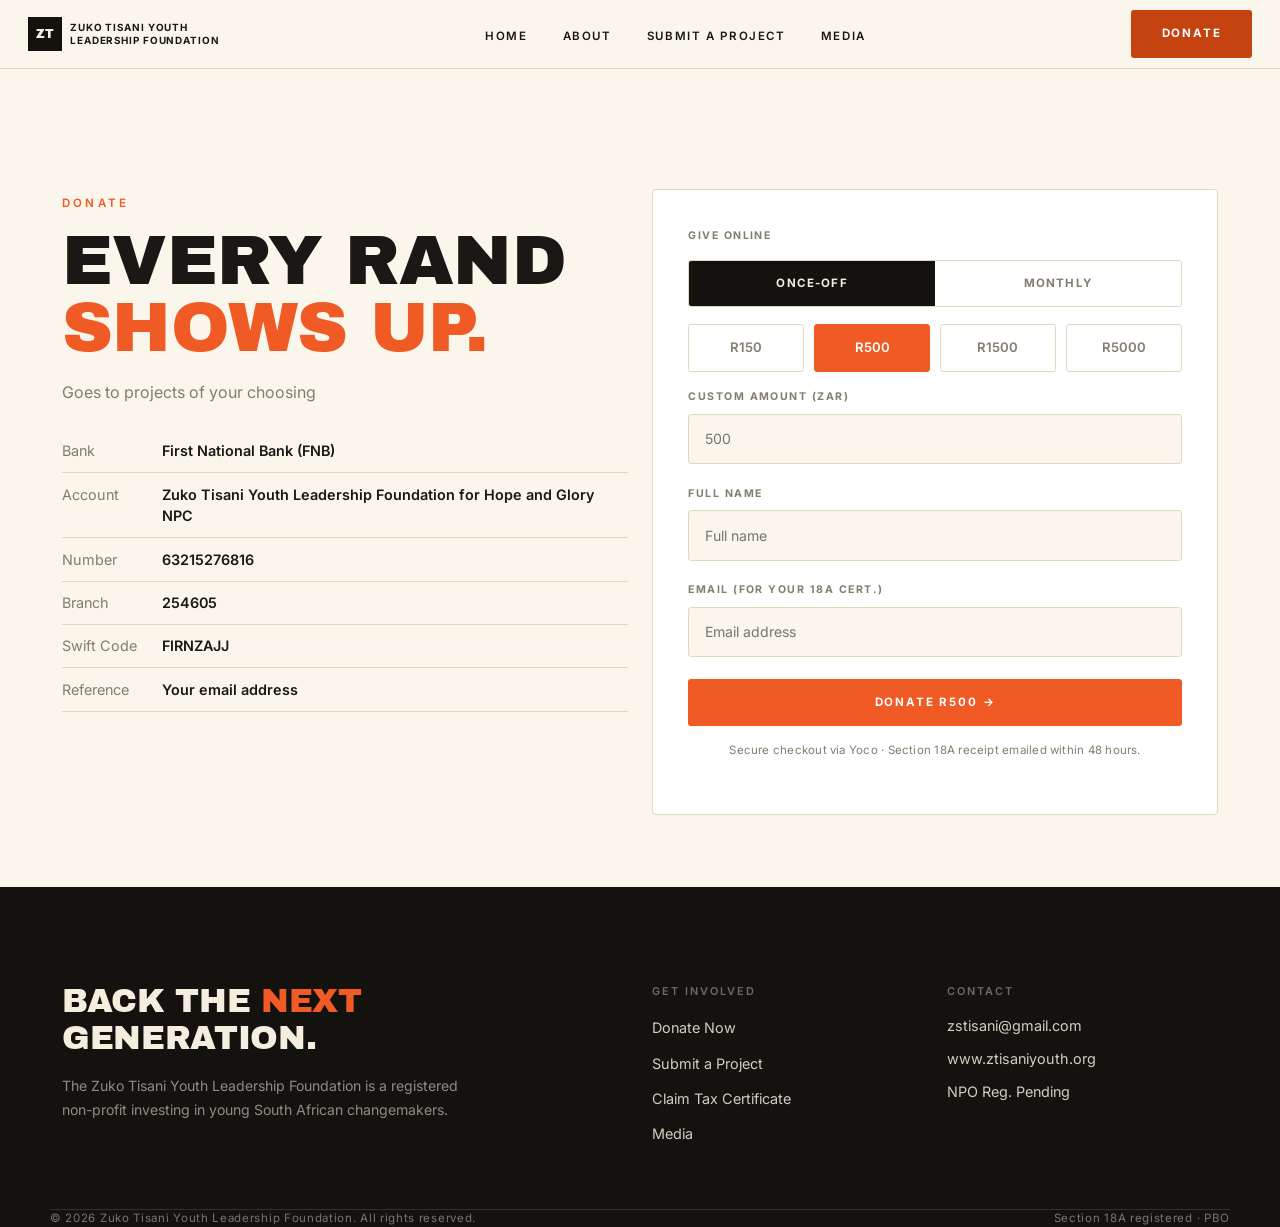
<file: donate.html>
<!DOCTYPE html>
<html lang="en">
<head>
<meta charset="UTF-8">
<meta name="viewport" content="width=device-width, initial-scale=1.0">
<title>Donate — Zuko Tisani Youth Leadership Foundation</title>
<meta name="description" content="Every rand shows up. Donate once-off or monthly to the Zuko Tisani Youth Leadership Foundation and receive a Section 18A tax certificate for your gift.">
<meta name="keywords" content="donate South Africa, youth foundation donation, Section 18A donation, monthly giving, Zuko Tisani donate, PBO tax deductible">
<link rel="preconnect" href="https://fonts.googleapis.com">
<link rel="preconnect" href="https://fonts.gstatic.com" crossorigin>
<link href="https://fonts.googleapis.com/css2?family=Archivo+Black&family=Inter:wght@400;500;600;700&display=swap" rel="stylesheet">
<link href="https://cdn.jsdelivr.net/npm/bootstrap@5.3.3/dist/css/bootstrap.min.css" rel="stylesheet">
<link rel="stylesheet" href="assets/css/style.css">
</head>
<body class="page-body">

<nav class="main-nav">
  <div class="container-fluid nav-inner d-flex align-items-center justify-content-between">
    <a href="index.html" class="brand-link d-flex align-items-center gap-2 text-decoration-none">
      <span class="brand-mark">ZT</span>
      <span class="brand-name">Zuko Tisani Youth<br>Leadership Foundation</span>
    </a>
    <ul class="nav-links d-none d-lg-flex align-items-center list-unstyled mb-0">
      <li><a href="index.html" class="nav-link-item">Home</a></li>
      <li><a href="about.html" class="nav-link-item">About</a></li>
      <li><a href="submit-project.html" class="nav-link-item">Submit a Project</a></li>
      <li><a href="media.html" class="nav-link-item">Media</a></li>
    </ul>
    <div class="d-flex align-items-center gap-3">
      <a href="donate.html" class="btn-solid-orange d-none d-sm-inline-flex is-active">Donate</a>
      <button type="button" id="nav_toggle_btn" class="nav-toggle-btn d-lg-none" aria-label="Open menu">
        <span class="nav-toggle-bar"></span>
        <span class="nav-toggle-bar"></span>
        <span class="nav-toggle-bar"></span>
      </button>
    </div>
  </div>
  <div id="mobile_nav_panel" class="mobile-nav-panel">
    <a href="index.html" class="mobile-nav-link">Home</a>
    <a href="about.html" class="mobile-nav-link">About</a>
    <a href="submit-project.html" class="mobile-nav-link">Submit a Project</a>
    <a href="media.html" class="mobile-nav-link">Media</a>
    <a href="donate.html" class="mobile-nav-link is-active">Donate</a>
  </div>
</nav>

<section class="section-block">
  <div class="section-container row gy-5">
    <div class="col-lg-6">
      <p class="eyebrow-label">Donate</p>
      <h1 class="display-heading donate-hero-title">Every rand <span class="text-accent">shows up.</span></h1>
      <p class="body-copy mt-3 mb-4 donate-hero-sub">Goes to projects of your choosing</p>

      <div class="bank-detail-row">
        <span class="bank-detail-label">Bank</span>
        <span class="bank-detail-value">First National Bank (FNB)</span>
      </div>
      <div class="bank-detail-row">
        <span class="bank-detail-label">Account</span>
        <span class="bank-detail-value">Zuko Tisani Youth Leadership Foundation for Hope and Glory NPC</span>
      </div>
      <div class="bank-detail-row">
        <span class="bank-detail-label">Number</span>
        <span class="bank-detail-value">63215276816</span>
      </div>
      <div class="bank-detail-row">
        <span class="bank-detail-label">Branch</span>
        <span class="bank-detail-value">254605</span>
      </div>
      <div class="bank-detail-row">
        <span class="bank-detail-label">Swift Code</span>
        <span class="bank-detail-value">FIRNZAJJ</span>
      </div>
      <div class="bank-detail-row">
        <span class="bank-detail-label">Reference</span>
        <span class="bank-detail-value">Your email address</span>
      </div>
    </div>

    <div class="col-lg-6">
      <div class="form-panel-card" id="donate_form_panel">
        <p class="form-field-label mb-3">Give Online</p>

        <div class="form-toggle-row">
          <button type="button" id="toggle_once_off" class="form-toggle-btn is-active">Once-Off</button>
          <button type="button" id="toggle_monthly" class="form-toggle-btn">Monthly</button>
        </div>

        <form id="donate_form">
          <div class="amount-grid">
            <button type="button" class="amount-btn" data-amount="150">R150</button>
            <button type="button" class="amount-btn is-selected" data-amount="500">R500</button>
            <button type="button" class="amount-btn" data-amount="1500">R1500</button>
            <button type="button" class="amount-btn" data-amount="5000">R5000</button>
          </div>

          <div class="form-field-group">
            <label for="custom_amount_input" class="form-field-label">Custom Amount (ZAR)</label>
            <input type="text" id="custom_amount_input" class="form-input-control" placeholder="500">
          </div>

          <div class="form-field-group">
            <label for="donor_name_input" class="form-field-label">Full Name</label>
            <input type="text" id="donor_name_input" class="form-input-control" placeholder="Full name">
          </div>

          <div class="form-field-group">
            <label for="donor_email_input" class="form-field-label">Email (for your 18A cert.)</label>
            <input type="email" id="donor_email_input" class="form-input-control" placeholder="Email address">
          </div>

          <div id="donate_status_message" class="form-status-message"></div>

          <button type="submit" id="donate_submit_btn" class="btn-solid-orange btn-block-full">Donate R500 &rarr;</button>
          <p class="form-helper-note">Secure checkout via Yoco &middot; Section 18A receipt emailed within 48 hours.</p>
        </form>
      </div>

      <div id="donate_success_panel" class="form-panel-card form-panel-card-hidden text-center">
        <div class="mandate-icon-badge success-icon-badge mx-auto mb-3"><svg width="28" height="28" viewBox="0 0 24 24" fill="none" stroke="currentColor" stroke-width="2" stroke-linecap="round" stroke-linejoin="round"><polyline points="20 6 9 17 4 12"/></svg></div>
        <h3 class="display-heading success-title">Donation received!</h3>
        <p class="body-copy">Thank you for standing with the young South Africans we fund.</p>
      </div>
    </div>
  </div>
</section>

<footer class="site-footer">
  <div class="section-container footer-top row gy-4">
    <div class="col-lg-5">
      <h2 class="display-heading footer-heading">Back the <span class="text-accent">next</span><br>generation.</h2>
      <p class="footer-text">The Zuko Tisani Youth Leadership Foundation is a registered non-profit investing in young South African changemakers.</p>
    </div>
    <div class="col-lg-3 offset-lg-1">
      <p class="footer-label">Get Involved</p>
      <ul class="footer-links list-unstyled">
        <li><a href="donate.html" class="footer-link">Donate Now</a></li>
        <li><a href="submit-project.html" class="footer-link">Submit a Project</a></li>
        <li><a href="tax-certificate.html" class="footer-link">Claim Tax Certificate</a></li>
        <li><a href="media.html" class="footer-link">Media</a></li>
      </ul>
    </div>
    <div class="col-lg-3">
      <p class="footer-label">Contact</p>
      <ul class="footer-links list-unstyled">
        <li class="footer-link">zstisani@gmail.com</li>
        <li class="footer-link">www.ztisaniyouth.org</li>
        <li class="footer-link">NPO Reg. Pending</li>
      </ul>
    </div>
  </div>
  <div class="footer-bottom section-container d-flex justify-content-between flex-wrap">
    <span>&copy; 2026 Zuko Tisani Youth Leadership Foundation. All rights reserved.</span>
    <span>Section 18A registered &middot; PBO</span>
  </div>
</footer>

<div id="processing_overlay" class="processing-overlay">
  <div class="processing-spinner"></div>
  <p class="processing-label">Redirecting to payment&hellip;</p>
</div>

<script src="assets/js/main.js"></script>
</body>
</html>
</file>
<file: assets/css/style.css>
/* ==========================================================================
   ZUKO TISANI YOUTH LEADERSHIP FOUNDATION — MAIN STYLESHEET
   ========================================================================== */

* {
  box-sizing: border-box;
  margin: 0;
  padding: 0;
}

:root {
  --color-cream: #FAF6EC;
  --color-cream-alt: #F2EAD8;
  --color-black: #14120F;
  --color-black-soft: #1E1B16;
  --color-ink: #1A1814;
  --color-orange: #EF5A25;
  --color-orange-dark: #C4430F;
  --color-cream-text: #F4EEDF;
  --color-muted: #837D6E;
  --color-border: #E2D8C0;
  --color-border-strong: #D6C7A0;
  --color-border-dark: #34302A;
  --color-white: #FFFFFF;
  --color-error: #C22E1F;
  --color-error-bg: #FBEAE6;
  --font-display: 'Archivo Black', 'Arial Black', sans-serif;
  --font-body: 'Inter', sans-serif;
}

/* ==========================================================================
   BASE / TYPOGRAPHY
   ========================================================================== */

.page-body {
  background-color: var(--color-cream);
  color: var(--color-ink);
  font-family: var(--font-body);
  font-size: 16px;
  line-height: 1.5;
  overflow-x: hidden;
}

.eyebrow-label {
  font-family: var(--font-body);
  font-size: 0.72rem;
  font-weight: 600;
  letter-spacing: 0.28em;
  text-transform: uppercase;
  color: var(--color-orange);
  margin-bottom: 0.9rem;
  display: inline-block;
}

.eyebrow-label-light {
  color: var(--color-cream-text);
  opacity: 0.55;
}

.display-heading {
  font-family: var(--font-display);
  font-weight: 400;
  line-height: 0.96;
  letter-spacing: -0.01em;
  text-transform: uppercase;
}

.text-accent {
  color: var(--color-orange);
}

.text-cream {
  color: var(--color-cream-text);
}

.text-muted-custom {
  color: var(--color-muted);
}

.body-copy {
  font-family: var(--font-body);
  font-weight: 400;
  line-height: 1.75;
  color: var(--color-muted);
}

.link-underline {
  color: inherit;
  text-decoration: underline;
  text-underline-offset: 3px;
}

/* ==========================================================================
   BUTTONS
   ========================================================================== */

.btn-solid-orange {
  display: inline-flex;
  align-items: center;
  justify-content: center;
  gap: 0.5rem;
  background-color: var(--color-orange);
  color: var(--color-white);
  font-family: var(--font-body);
  font-size: 0.72rem;
  font-weight: 700;
  letter-spacing: 0.16em;
  text-transform: uppercase;
  border: none;
  border-radius: 3px;
  padding: 0.95rem 1.9rem;
  text-decoration: none;
  transition: background-color 0.2s ease, transform 0.1s ease;
}

.btn-solid-orange:hover {
  background-color: var(--color-orange-dark);
  color: var(--color-white);
}

.btn-solid-orange:active {
  transform: scale(0.98);
}

.btn-solid-orange.is-active {
  background-color: var(--color-orange-dark);
}

.btn-outline-dark {
  display: inline-flex;
  align-items: center;
  justify-content: center;
  gap: 0.5rem;
  background-color: transparent;
  color: var(--color-ink);
  font-family: var(--font-body);
  font-size: 0.72rem;
  font-weight: 700;
  letter-spacing: 0.16em;
  text-transform: uppercase;
  border: 1.5px solid var(--color-ink);
  border-radius: 3px;
  padding: 0.9rem 1.85rem;
  text-decoration: none;
  transition: background-color 0.2s ease, color 0.2s ease;
}

.btn-outline-dark:hover {
  background-color: var(--color-ink);
  color: var(--color-cream);
}

.btn-outline-cream {
  display: inline-flex;
  align-items: center;
  justify-content: center;
  gap: 0.5rem;
  background-color: transparent;
  color: var(--color-cream-text);
  font-family: var(--font-body);
  font-size: 0.72rem;
  font-weight: 700;
  letter-spacing: 0.16em;
  text-transform: uppercase;
  border: 1.5px solid rgba(244,238,223,0.55);
  border-radius: 3px;
  padding: 0.9rem 1.85rem;
  text-decoration: none;
  transition: background-color 0.2s ease, color 0.2s ease;
}

.btn-outline-cream:hover {
  background-color: var(--color-cream-text);
  color: var(--color-black);
}

.btn-solid-dark {
  display: inline-flex;
  align-items: center;
  justify-content: center;
  gap: 0.5rem;
  background-color: var(--color-black);
  color: var(--color-cream-text);
  font-family: var(--font-body);
  font-size: 0.72rem;
  font-weight: 700;
  letter-spacing: 0.16em;
  text-transform: uppercase;
  border: none;
  border-radius: 3px;
  padding: 0.95rem 1.9rem;
  text-decoration: none;
  transition: opacity 0.2s ease;
}

.btn-solid-dark:hover {
  opacity: 0.85;
  color: var(--color-cream-text);
}

.section-intro-note {
  max-width: 280px;
}

.btn-solid-cream {
  display: inline-flex;
  align-items: center;
  justify-content: center;
  gap: 0.5rem;
  background-color: var(--color-cream);
  color: var(--color-black);
  font-family: var(--font-body);
  font-size: 0.72rem;
  font-weight: 700;
  letter-spacing: 0.16em;
  text-transform: uppercase;
  border: none;
  border-radius: 3px;
  padding: 0.95rem 1.9rem;
  text-decoration: none;
  transition: opacity 0.2s ease;
}

.btn-solid-cream:hover {
  opacity: 0.85;
  color: var(--color-black);
}

.btn-block-full {
  width: 100%;
}

/* ==========================================================================
   NAVIGATION
   ========================================================================== */

.main-nav {
  position: sticky;
  top: 0;
  z-index: 500;
  background-color: var(--color-cream);
  border-bottom: 1px solid var(--color-border);
}

.nav-inner {
  height: 68px;
  padding: 0 1.75rem;
}

.brand-link {
  text-decoration: none;
  color: var(--color-ink);
}

.brand-mark {
  display: flex;
  align-items: center;
  justify-content: center;
  width: 34px;
  height: 34px;
  background-color: var(--color-black);
  color: var(--color-cream-text);
  font-family: var(--font-display);
  font-size: 0.75rem;
  flex-shrink: 0;
}

.brand-name {
  font-size: 0.62rem;
  font-weight: 700;
  letter-spacing: 0.09em;
  line-height: 1.35;
  text-transform: uppercase;
}

.nav-links {
  gap: 2.2rem;
}

.nav-link-item {
  font-size: 0.72rem;
  font-weight: 600;
  letter-spacing: 0.14em;
  text-transform: uppercase;
  color: var(--color-ink);
  text-decoration: none;
  transition: color 0.2s ease;
}

.nav-link-item:hover {
  color: var(--color-orange);
}

.nav-link-item.is-active {
  color: var(--color-orange);
}

.mobile-nav-link.is-active {
  color: var(--color-orange);
}

.nav-toggle-btn {
  display: flex;
  flex-direction: column;
  justify-content: center;
  gap: 5px;
  width: 34px;
  height: 34px;
  background: none;
  border: none;
  cursor: pointer;
}

.nav-toggle-bar {
  width: 100%;
  height: 2px;
  background-color: var(--color-ink);
}

.mobile-nav-panel {
  display: none;
  flex-direction: column;
  gap: 0;
  background-color: var(--color-cream);
  border-bottom: 1px solid var(--color-border);
}

.mobile-nav-panel.is-open {
  display: flex;
}

.mobile-nav-link {
  padding: 1rem 1.75rem;
  font-size: 0.85rem;
  font-weight: 600;
  letter-spacing: 0.1em;
  text-transform: uppercase;
  color: var(--color-ink);
  text-decoration: none;
  border-top: 1px solid var(--color-border);
}

/* ==========================================================================
   MARQUEE
   ========================================================================== */

.marquee-strip {
  background-color: var(--color-black);
  overflow: hidden;
  white-space: nowrap;
  padding: 0.85rem 0;
}

.marquee-track {
  display: inline-flex;
  animation: marquee-scroll 32s linear infinite;
}

.marquee-item {
  font-family: var(--font-display);
  font-size: 1.15rem;
  color: var(--color-cream-text);
  padding: 0 1.5rem;
  text-transform: uppercase;
  flex-shrink: 0;
}

.marquee-dot {
  color: var(--color-orange);
  padding: 0 0.5rem;
}

@keyframes marquee-scroll {
  from {
    transform: translateX(0);
  }

  to {
    transform: translateX(-50%);
  }
}

/* ==========================================================================
   HERO — HOME
   ========================================================================== */

.hero-home {
  position: relative;
  background-color: var(--color-black);
  overflow: hidden;
}

.hero-home-media {
  position: absolute;
  inset: 0;
  width: 100%;
  height: 100%;
  object-fit: cover;
  opacity: 0.55;
}

.hero-home-overlay {
  position: absolute;
  inset: 0;
  background: linear-gradient(180deg, rgba(20,18,15,0.35) 0%, rgba(20,18,15,0.55) 55%, rgba(20,18,15,0.92) 100%);
}

.hero-home-content {
  position: relative;
  z-index: 2;
  padding: 6.5rem 1.75rem 4rem;
}

.hero-home-title {
  font-size: clamp(2.4rem, 6.2vw, 5.4rem);
  color: var(--color-cream-text);
}

.hero-home-sub {
  max-width: 460px;
  color: rgba(244,238,223,0.72);
  font-size: 0.98rem;
  margin: 1.6rem 0 2.2rem;
  font-weight: 400;
  line-height: 1.75;
}

.hero-cta-row {
  display: flex;
  flex-wrap: wrap;
  gap: 0.9rem;
}

/* ==========================================================================
   DARK HERO — ABOUT / GENERIC
   ========================================================================== */

.hero-dark-section {
  background-color: var(--color-black);
  padding: 5rem 1.75rem 4rem;
}

.hero-dark-title {
  color: var(--color-cream-text);
  font-size: clamp(2.6rem, 7vw, 5.6rem);
}

.hero-dark-kicker {
  color: var(--color-orange);
  font-family: var(--font-display);
  font-size: clamp(1.3rem, 2.6vw, 1.9rem);
  margin: 1.6rem 0 1.2rem;
  text-transform: uppercase;
}

.hero-dark-copy {
  max-width: 520px;
  color: rgba(244,238,223,0.68);
  font-size: 0.98rem;
  line-height: 1.75;
}

/* ==========================================================================
   SECTION SPACING
   ========================================================================== */

.section-block {
  padding: 4.5rem 1.75rem;
}

.section-block-tight {
  padding: 3rem 1.75rem;
}

.section-block-alt {
  background-color: var(--color-cream-alt);
}

.section-container {
  max-width: 1180px;
  margin: 0 auto;
}

.section-heading-rule {
  border-left: 3px solid var(--color-orange);
  padding-left: 1.25rem;
}

.section-title {
  font-size: clamp(1.9rem, 4vw, 3.4rem);
  margin-top: 0.4rem;
}

.section-title-sm {
  font-size: 1.9rem;
}

/* ==========================================================================
   STAT ROW
   ========================================================================== */

.stat-grid-panel {
  border: 1px solid var(--color-border);
  border-radius: 4px;
  background-color: var(--color-cream-alt);
  overflow: hidden;
}

.stat-cell {
  padding: 1.75rem 1.5rem;
  border-bottom: 1px solid var(--color-border-strong);
}

.stat-cell-last {
  border-bottom: none;
}

@media (width > 575px) {
  .stat-cell {
    border-bottom: none;
    border-right: 1px solid var(--color-border-strong);
  }

  .stat-cell-last {
    border-right: none;
  }
}

.stat-number {
  font-size: clamp(1.8rem, 3vw, 2.6rem);
  color: var(--color-ink);
}

.stat-label {
  font-size: 0.68rem;
  font-weight: 600;
  letter-spacing: 0.18em;
  text-transform: uppercase;
  color: var(--color-muted);
  margin-top: 0.4rem;
}

/* ==========================================================================
   CARDS — PROJECTS
   ========================================================================== */

.project-card {
  background-color: var(--color-white);
  border: 1px solid var(--color-border);
  border-radius: 4px;
  overflow: hidden;
  transition: border-color 0.2s ease, transform 0.2s ease;
  height: 100%;
}

.project-card:hover {
  border-color: var(--color-orange);
  transform: translateY(-3px);
}

.project-card-media {
  position: relative;
  aspect-ratio: 4 / 3;
  background-color: var(--color-cream-alt);
  overflow: hidden;
}

.project-card-img {
  width: 100%;
  height: 100%;
  object-fit: cover;
  display: block;
}

.project-card-tag {
  position: absolute;
  top: 0.85rem;
  left: 0.85rem;
  background-color: var(--color-cream);
  color: var(--color-ink);
  font-size: 0.62rem;
  font-weight: 700;
  letter-spacing: 0.12em;
  text-transform: uppercase;
  padding: 0.3rem 0.7rem;
  border-radius: 20px;
}

.project-card-body {
  padding: 1.35rem 1.4rem 1.55rem;
}

.project-card-location {
  font-size: 0.66rem;
  font-weight: 600;
  letter-spacing: 0.14em;
  text-transform: uppercase;
  color: var(--color-muted);
  margin-bottom: 0.5rem;
  display: block;
}

.project-card-title {
  font-family: var(--font-display);
  font-size: 1.15rem;
  text-transform: none;
  letter-spacing: 0;
  line-height: 1.25;
  margin-bottom: 0.55rem;
  color: var(--color-ink);
}

.project-card-desc {
  font-size: 0.85rem;
  line-height: 1.6;
  color: var(--color-muted);
  margin-bottom: 0.9rem;
}

.project-card-amount {
  font-size: 0.85rem;
  font-weight: 700;
  color: var(--color-orange);
}

.project-card-goal {
  font-size: 0.85rem;
  font-weight: 700;
  color: var(--color-ink);
  text-transform: uppercase;
  letter-spacing: 0.04em;
}

.card-nav-row {
  display: flex;
  gap: 0.6rem;
  margin-top: 1.75rem;
}

.card-nav-btn {
  width: 40px;
  height: 40px;
  border-radius: 50%;
  border: 1px solid var(--color-border);
  background-color: var(--color-white);
  display: flex;
  align-items: center;
  justify-content: center;
  cursor: pointer;
  color: var(--color-ink);
  transition: border-color 0.2s ease, background-color 0.2s ease, color 0.2s ease;
}

.card-nav-btn:hover {
  border-color: var(--color-orange);
  background-color: var(--color-orange);
  color: var(--color-white);
}

.carousel-viewport {
  overflow: hidden;
  width: 100%;
}

.carousel-track {
  display: flex;
  gap: 1rem;
  will-change: transform;
}

.carousel-slide {
  flex: 0 0 calc((100% - 2rem) / 3);
  min-width: 0;
}

@media (width < 992px) {
  .carousel-slide {
    flex: 0 0 calc((100% - 1rem) / 2);
  }
}

@media (width < 768px) {
  .carousel-slide {
    flex: 0 0 100%;
  }
}

/* ==========================================================================
   MANDATE LIST (ABOUT)
   ========================================================================== */

.mandate-item {
  display: flex;
  gap: 1.1rem;
  padding: 1.4rem 0;
  border-top: 1px solid var(--color-border);
}

.mandate-item-first {
  border-top: none;
}

.mandate-icon-badge {
  flex-shrink: 0;
  width: 44px;
  height: 44px;
  border-radius: 6px;
  background-color: var(--color-cream-alt);
  display: flex;
  align-items: center;
  justify-content: center;
  color: var(--color-orange);
}

.mandate-item-title {
  font-family: var(--font-display);
  font-size: 1rem;
  text-transform: uppercase;
  margin-bottom: 0.35rem;
  color: var(--color-ink);
}

.mandate-item-copy {
  font-size: 0.86rem;
  line-height: 1.65;
  color: var(--color-muted);
}

/* ==========================================================================
   ELIGIBILITY GRID (ABOUT)
   ========================================================================== */

.eligibility-cell {
  padding: 1.6rem 0;
  border-top: 1px solid var(--color-border-dark);
}

.eligibility-title {
  font-size: 0.78rem;
  font-weight: 700;
  letter-spacing: 0.1em;
  text-transform: uppercase;
  margin-bottom: 0.55rem;
  color: var(--color-ink);
}

.eligibility-copy {
  font-size: 0.86rem;
  line-height: 1.65;
  color: var(--color-muted);
}

.eligibility-panel-alt .eligibility-cell {
  border-top-color: var(--color-border);
}

/* ==========================================================================
   TRIBAND CTA
   ========================================================================== */

.triband-cta {
  background-color: var(--color-cream-alt);
  color: var(--color-ink);
}

.triband-cell {
  padding: 2.6rem 1.9rem;
  border-top: 1px solid var(--color-border);
}

.triband-cell-bordered {
  border-right: 1px solid var(--color-border);
}

.triband-kicker {
  font-size: 0.66rem;
  font-weight: 600;
  letter-spacing: 0.2em;
  text-transform: uppercase;
  color: var(--color-muted);
  margin-bottom: 0.9rem;
  display: block;
}

.triband-title {
  font-family: var(--font-display);
  font-size: 1.5rem;
  text-transform: uppercase;
  margin-bottom: 0.7rem;
  color: var(--color-ink);
}

.triband-copy {
  font-size: 0.83rem;
  color: var(--color-muted);
  line-height: 1.6;
  margin-bottom: 1.1rem;
}

.triband-cta-title {
  font-size: clamp(1.9rem, 4vw, 3.2rem);
}

.triband-arrow-link {
  color: var(--color-orange);
  text-decoration: none;
  font-size: 1.1rem;
  display: inline-flex;
}

/* ==========================================================================
   FOOTER
   ========================================================================== */

.site-footer {
  background-color: var(--color-black);
  color: var(--color-cream-text);
}

.footer-top {
  padding-top: 4.5rem;
  padding-bottom: 3rem;
}

.footer-cta-kicker {
  font-size: 0.66rem;
  font-weight: 600;
  letter-spacing: 0.2em;
  text-transform: uppercase;
  color: rgba(244,238,223,0.45);
  margin-bottom: 0.9rem;
  display: block;
}

.footer-cta-title {
  font-family: var(--font-display);
  font-size: 1.4rem;
  text-transform: uppercase;
  color: var(--color-cream-text);
  margin-bottom: 1.1rem;
}

.footer-cta-list {
  display: flex;
  flex-direction: column;
  gap: 1rem;
}

.footer-cta-list-copy {
  font-size: 0.75rem;
  color: rgba(244,238,223,0.5);
  line-height: 1.5;
  margin-top: 0.3rem;
}

.footer-heading {
  font-size: clamp(1.5rem, 2.6vw, 2.2rem);
  line-height: 1.1;
  margin-bottom: 1.1rem;
  overflow-wrap: break-word;
  word-break: break-word;
}

.footer-text {
  max-width: 420px;
  font-size: 0.88rem;
  line-height: 1.7;
  color: rgba(244,238,223,0.55);
}

.footer-label {
  font-size: 0.68rem;
  font-weight: 600;
  letter-spacing: 0.18em;
  text-transform: uppercase;
  color: rgba(244,238,223,0.4);
  margin-bottom: 1rem;
}

.footer-links {
  display: flex;
  flex-direction: column;
  gap: 0.7rem;
}

.footer-link {
  font-size: 0.9rem;
  color: rgba(244,238,223,0.85);
  text-decoration: none;
}

.footer-link:hover {
  color: var(--color-orange);
}

.footer-bottom {
  border-top: 1px solid var(--color-border-dark);
  font-size: 0.72rem;
  letter-spacing: 0.06em;
  color: rgba(244,238,223,0.45);
  gap: 0.5rem;
}

/* ==========================================================================
   FORM ELEMENTS (SHARED)
   ========================================================================== */

.form-panel-card {
  background-color: var(--color-white);
  border: 1px solid var(--color-border);
  border-radius: 4px;
  padding: 2.4rem 2.2rem;
}

.form-panel-card-hidden {
  display: none;
}

.donate-hero-title {
  font-size: clamp(2.4rem, 6vw, 4.4rem);
}

.donate-hero-sub {
  max-width: 420px;
}

.success-icon-badge {
  width: 60px;
  height: 60px;
}

.success-title {
  font-size: 1.8rem;
}

.form-field-group {
  margin-bottom: 1.35rem;
}

.form-field-label {
  display: block;
  font-size: 0.66rem;
  font-weight: 700;
  letter-spacing: 0.14em;
  text-transform: uppercase;
  color: var(--color-muted);
  margin-bottom: 0.55rem;
}

.form-input-control {
  width: 100%;
  background-color: var(--color-cream);
  border: 1px solid var(--color-border);
  border-radius: 3px;
  padding: 0.85rem 1rem;
  font-family: var(--font-body);
  font-size: 0.88rem;
  color: var(--color-ink);
  outline: none;
  transition: border-color 0.15s ease;
}

.form-input-control:focus {
  border-color: var(--color-orange);
}

.form-input-error {
  border-color: var(--color-error) !important;
  background-color: var(--color-error-bg) !important;
}

.form-textarea-control {
  resize: vertical;
  min-height: 120px;
  line-height: 1.6;
}

.form-select-control {
  appearance: none;
  background-image: url("data:image/svg+xml;charset=UTF-8,%3Csvg xmlns='http://www.w3.org/2000/svg' viewBox='0 0 12 8'%3E%3Cpath fill='%23837D6E' d='M1 1l5 5 5-5'/%3E%3C/svg%3E");
  background-repeat: no-repeat;
  background-position: right 1rem center;
}

.form-toggle-row {
  display: flex;
  border: 1px solid var(--color-border);
  border-radius: 3px;
  overflow: hidden;
  margin-bottom: 1.1rem;
}

.form-toggle-btn {
  flex: 1;
  padding: 0.85rem 0;
  background-color: var(--color-white);
  border: none;
  font-family: var(--font-body);
  font-size: 0.72rem;
  font-weight: 700;
  letter-spacing: 0.1em;
  text-transform: uppercase;
  color: var(--color-muted);
  cursor: pointer;
  transition: background-color 0.15s ease, color 0.15s ease;
}

.form-toggle-btn.is-active {
  background-color: var(--color-black);
  color: var(--color-cream-text);
}

.amount-grid {
  display: grid;
  grid-template-columns: repeat(4, 1fr);
  gap: 0.6rem;
  margin-bottom: 1.1rem;
}

.amount-btn {
  padding: 0.8rem 0;
  border: 1px solid var(--color-border);
  border-radius: 3px;
  background-color: var(--color-white);
  font-family: var(--font-body);
  font-size: 0.82rem;
  font-weight: 600;
  color: var(--color-muted);
  cursor: pointer;
  transition: all 0.15s ease;
}

.amount-btn.is-selected {
  border-color: var(--color-orange);
  background-color: var(--color-orange);
  color: var(--color-white);
}

.form-helper-note {
  text-align: center;
  font-size: 0.72rem;
  color: var(--color-muted);
  margin-top: 1rem;
  letter-spacing: 0.02em;
}

.form-status-message {
  display: none;
  font-size: 0.78rem;
  border-radius: 3px;
  padding: 0.75rem 1rem;
  margin-bottom: 1.1rem;
}

.form-status-message.is-visible {
  display: block;
}

.form-status-error {
  background-color: var(--color-error-bg);
  color: var(--color-error);
  border: 1px solid #F0C4BC;
}

.form-status-success {
  background-color: #E9F3E7;
  color: #2D6A2A;
  border: 1px solid #C3DFC0;
}

.checkbox-required-note {
  color: var(--color-orange);
}

/* ==========================================================================
   DONATE PAGE — BANK DETAILS
   ========================================================================== */

.bank-detail-row {
  display: flex;
  gap: 0.6rem;
  padding: 0.65rem 0;
  border-bottom: 1px solid var(--color-border);
  font-size: 0.9rem;
}

.bank-detail-label {
  color: var(--color-muted);
  min-width: 90px;
}

.bank-detail-value {
  font-weight: 600;
  color: var(--color-ink);
}

/* ==========================================================================
   MEDIA PAGE
   ========================================================================== */

.press-row {
  display: flex;
  align-items: center;
  gap: 1.5rem;
  padding: 1.3rem 0;
  border-top: 1px solid var(--color-border);
  text-decoration: none;
  color: inherit;
}

.press-row:first-child {
  border-top: none;
}

.press-date {
  font-size: 0.75rem;
  color: var(--color-muted);
  min-width: 70px;
  flex-shrink: 0;
}

.press-source {
  font-size: 0.72rem;
  font-weight: 700;
  letter-spacing: 0.08em;
  text-transform: uppercase;
  color: var(--color-muted);
  min-width: 130px;
  flex-shrink: 0;
}

.press-headline {
  font-size: 1rem;
  color: var(--color-ink);
  flex: 1;
}

.press-arrow-icon {
  color: var(--color-muted);
  flex-shrink: 0;
}

@media (width < 576px) {
  .press-row {
    flex-wrap: wrap;
    row-gap: 0.5rem;
  }

  .press-date {
    order: 1;
  }

  .press-source {
    order: 2;
  }

  .press-arrow-icon {
    order: 3;
    margin-left: auto;
  }

  .press-headline {
    order: 4;
    flex: 0 0 100%;
  }
}

.release-card {
  background-color: var(--color-white);
  border: 1px solid var(--color-border);
  border-radius: 4px;
  padding: 1.6rem 1.6rem 1.8rem;
  height: 100%;
}

.release-date {
  font-size: 0.7rem;
  font-weight: 700;
  letter-spacing: 0.1em;
  text-transform: uppercase;
  color: var(--color-muted);
  margin-bottom: 0.85rem;
  display: block;
}

.release-title {
  font-size: 1.05rem;
  font-weight: 600;
  line-height: 1.4;
  margin-bottom: 1.2rem;
  color: var(--color-ink);
}

.release-pdf-link {
  display: inline-flex;
  align-items: center;
  gap: 0.3rem;
  font-size: 0.72rem;
  font-weight: 700;
  letter-spacing: 0.1em;
  color: var(--color-orange);
  text-decoration: none;
}

/* ==========================================================================
   PAYMENT PROCESSING OVERLAY
   ========================================================================== */

.processing-overlay {
  display: none;
  position: fixed;
  inset: 0;
  background-color: rgba(250,246,236,0.97);
  z-index: 9999;
  flex-direction: column;
  align-items: center;
  justify-content: center;
  gap: 1.5rem;
}

.processing-overlay.is-visible {
  display: flex;
}

.processing-spinner {
  width: 50px;
  height: 50px;
  border-radius: 50%;
  border: 3px solid #F1D9CC;
  border-top: 3px solid var(--color-orange);
  animation: spin-rotate 0.8s linear infinite;
}

@keyframes spin-rotate {
  to {
    transform: rotate(360deg);
  }
}

.processing-label {
  font-size: 0.72rem;
  font-weight: 700;
  letter-spacing: 0.2em;
  color: var(--color-orange);
  text-transform: uppercase;
}

/* ==========================================================================
   PLACEHOLDER MEDIA
   ========================================================================== */

.media-placeholder {
  width: 100%;
  height: 100%;
  object-fit: cover;
  display: block;
  background-color: var(--color-cream-alt);
}

/* ==========================================================================
   RESPONSIVE
   ========================================================================== */

@media (768px < width < 1200px) {
  .brand-name {
    font-size: 0.56rem;
  }

  .nav-links {
    gap: 1.4rem;
  }
}

@media (width < 992px) {
  .nav-links {
    display: none;
  }

  .amount-grid {
    grid-template-columns: repeat(2, 1fr);
  }
}

@media (width < 768px) {
  .triband-cell-bordered {
    border-right: none;
    border-bottom: 1px solid var(--color-border-dark);
  }
}

@media (width < 768px) {
  .hero-home-content {
    padding: 3.5rem 1.1rem 3rem;
  }

  .section-block {
    padding: 3rem 1.1rem;
  }

  .form-panel-card {
    padding: 1.8rem 1.4rem;
  }

  .nav-inner {
    padding: 0 1.1rem;
  }
}
</file>
